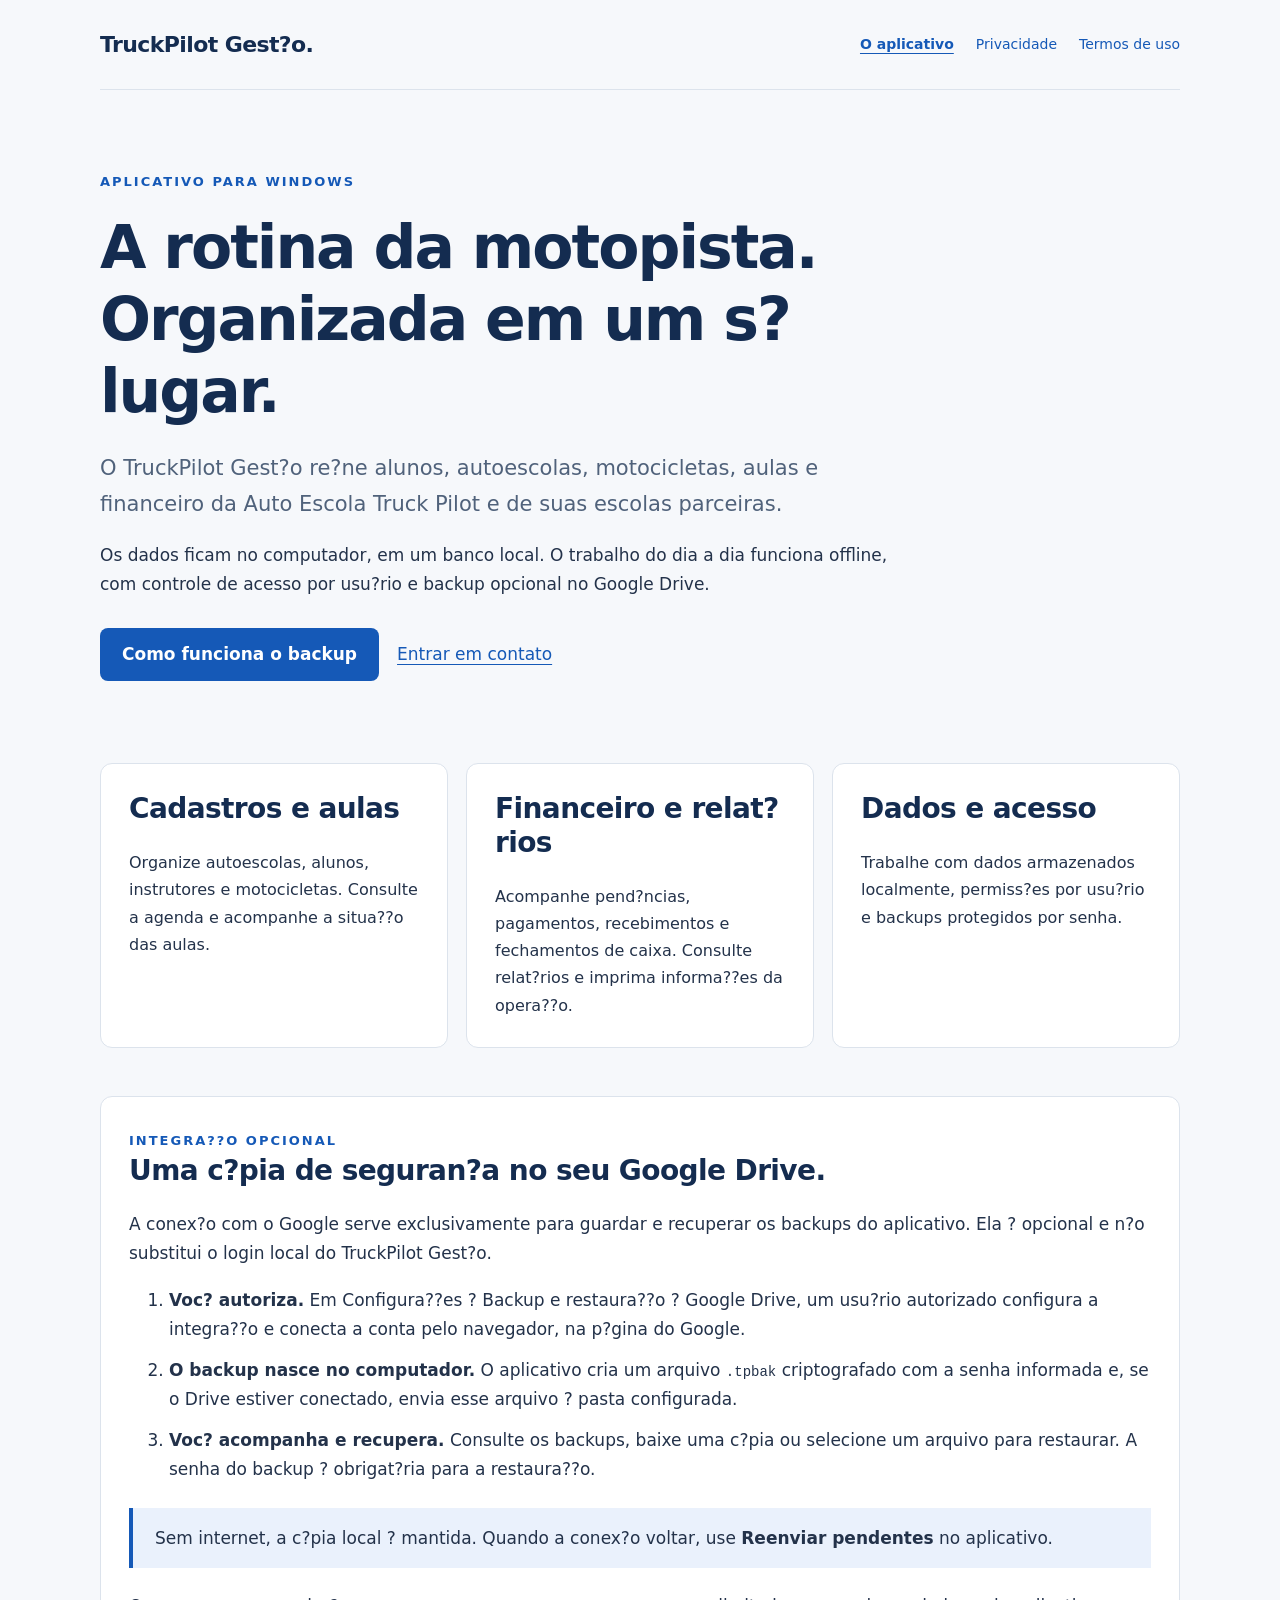
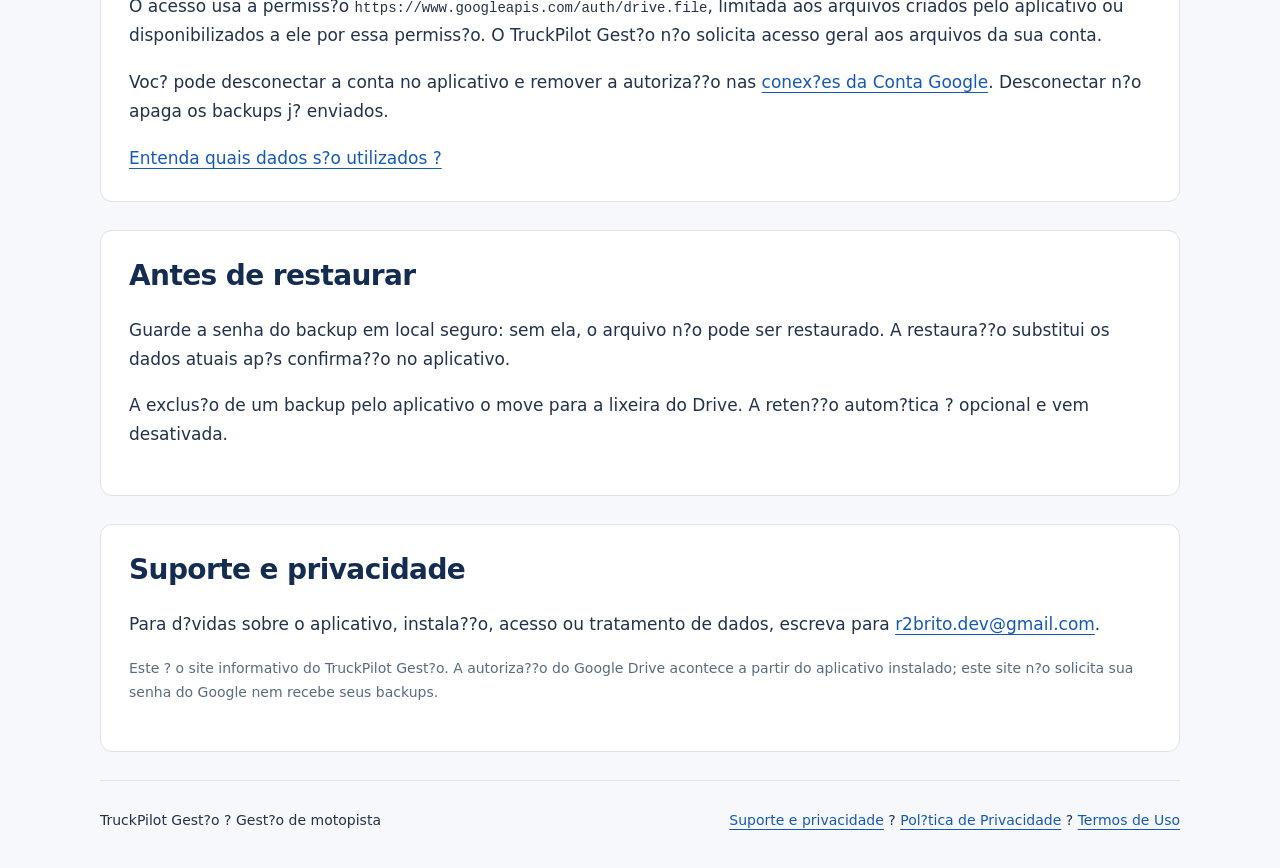
<file: index.html>
<!doctype html>
<html lang="pt-BR">
<head>
<meta charset="utf-8">
<meta name="viewport" content="width=device-width, initial-scale=1">
<meta name="description" content="Conhe?a o TruckPilot Gest?o, aplicativo desktop Windows para gest?o de motopista com dados locais e backup opcional no Google Drive.">
<meta name="theme-color" content="#142c50">
<title>Gest?o da motopista, com backup sob seu controle | TruckPilot Gest?o</title>
<link rel="stylesheet" href="styles.css">
</head>
<body>
<a class="skip" href="#conteudo">Pular para o conte?do</a>
<header><a class="brand" href="index.html">TruckPilot Gest?o<span aria-hidden="true">.</span></a><nav aria-label="Navega??o principal"><a href="index.html" aria-current="page">O aplicativo</a><a href="privacidade.html">Privacidade</a><a href="termos.html">Termos de uso</a></nav></header>
<main id="conteudo">
<section class="hero"><span class="eyebrow">Aplicativo para Windows</span><h1>A rotina da motopista.<br>Organizada em um s? lugar.</h1><p class="lead">O TruckPilot Gest?o re?ne alunos, autoescolas, motocicletas, aulas e financeiro da Auto Escola Truck Pilot e de suas escolas parceiras.</p><p>Os dados ficam no computador, em um banco local. O trabalho do dia a dia funciona offline, com controle de acesso por usu?rio e backup opcional no Google Drive.</p><div class="actions"><a class="button" href="#backup">Como funciona o backup</a><a href="mailto:r2brito.dev@gmail.com">Entrar em contato</a></div></section>
<div class="grid"><section class="card"><h2>Cadastros e aulas</h2><p>Organize autoescolas, alunos, instrutores e motocicletas. Consulte a agenda e acompanhe a situa??o das aulas.</p></section><section class="card"><h2>Financeiro e relat?rios</h2><p>Acompanhe pend?ncias, pagamentos, recebimentos e fechamentos de caixa. Consulte relat?rios e imprima informa??es da opera??o.</p></section><section class="card"><h2>Dados e acesso</h2><p>Trabalhe com dados armazenados localmente, permiss?es por usu?rio e backups protegidos por senha.</p></section></div>
<section class="panel" id="backup"><span class="eyebrow">Integra??o opcional</span><h2>Uma c?pia de seguran?a no seu Google Drive.</h2><p>A conex?o com o Google serve exclusivamente para guardar e recuperar os backups do aplicativo. Ela ? opcional e n?o substitui o login local do TruckPilot Gest?o.</p><ol><li><strong>Voc? autoriza.</strong> Em Configura??es ? Backup e restaura??o ? Google Drive, um usu?rio autorizado configura a integra??o e conecta a conta pelo navegador, na p?gina do Google.</li><li><strong>O backup nasce no computador.</strong> O aplicativo cria um arquivo <code>.tpbak</code> criptografado com a senha informada e, se o Drive estiver conectado, envia esse arquivo ? pasta configurada.</li><li><strong>Voc? acompanha e recupera.</strong> Consulte os backups, baixe uma c?pia ou selecione um arquivo para restaurar. A senha do backup ? obrigat?ria para a restaura??o.</li></ol><div class="note">Sem internet, a c?pia local ? mantida. Quando a conex?o voltar, use <strong>Reenviar pendentes</strong> no aplicativo.</div><p>O acesso usa a permiss?o <code>https://www.googleapis.com/auth/drive.file</code>, limitada aos arquivos criados pelo aplicativo ou disponibilizados a ele por essa permiss?o. O TruckPilot Gest?o n?o solicita acesso geral aos arquivos da sua conta.</p><p>Voc? pode desconectar a conta no aplicativo e remover a autoriza??o nas <a href="https://myaccount.google.com/connections">conex?es da Conta Google</a>. Desconectar n?o apaga os backups j? enviados.</p><a href="privacidade.html">Entenda quais dados s?o utilizados ?</a></section>
<section class="panel"><h2>Antes de restaurar</h2><p>Guarde a senha do backup em local seguro: sem ela, o arquivo n?o pode ser restaurado. A restaura??o substitui os dados atuais ap?s confirma??o no aplicativo.</p><p>A exclus?o de um backup pelo aplicativo o move para a lixeira do Drive. A reten??o autom?tica ? opcional e vem desativada.</p></section>
<section class="panel" id="contato"><h2>Suporte e privacidade</h2><p>Para d?vidas sobre o aplicativo, instala??o, acesso ou tratamento de dados, escreva para <a href="mailto:r2brito.dev@gmail.com">r2brito.dev@gmail.com</a>.</p><p class="muted">Este ? o site informativo do TruckPilot Gest?o. A autoriza??o do Google Drive acontece a partir do aplicativo instalado; este site n?o solicita sua senha do Google nem recebe seus backups.</p></section>
</main>
<footer><span>TruckPilot Gest?o ? Gest?o de motopista</span><span><a href="mailto:r2brito.dev@gmail.com">Suporte e privacidade</a> ? <a href="privacidade.html">Pol?tica de Privacidade</a> ? <a href="termos.html">Termos de Uso</a></span></footer>
</body>
</html>
</file>
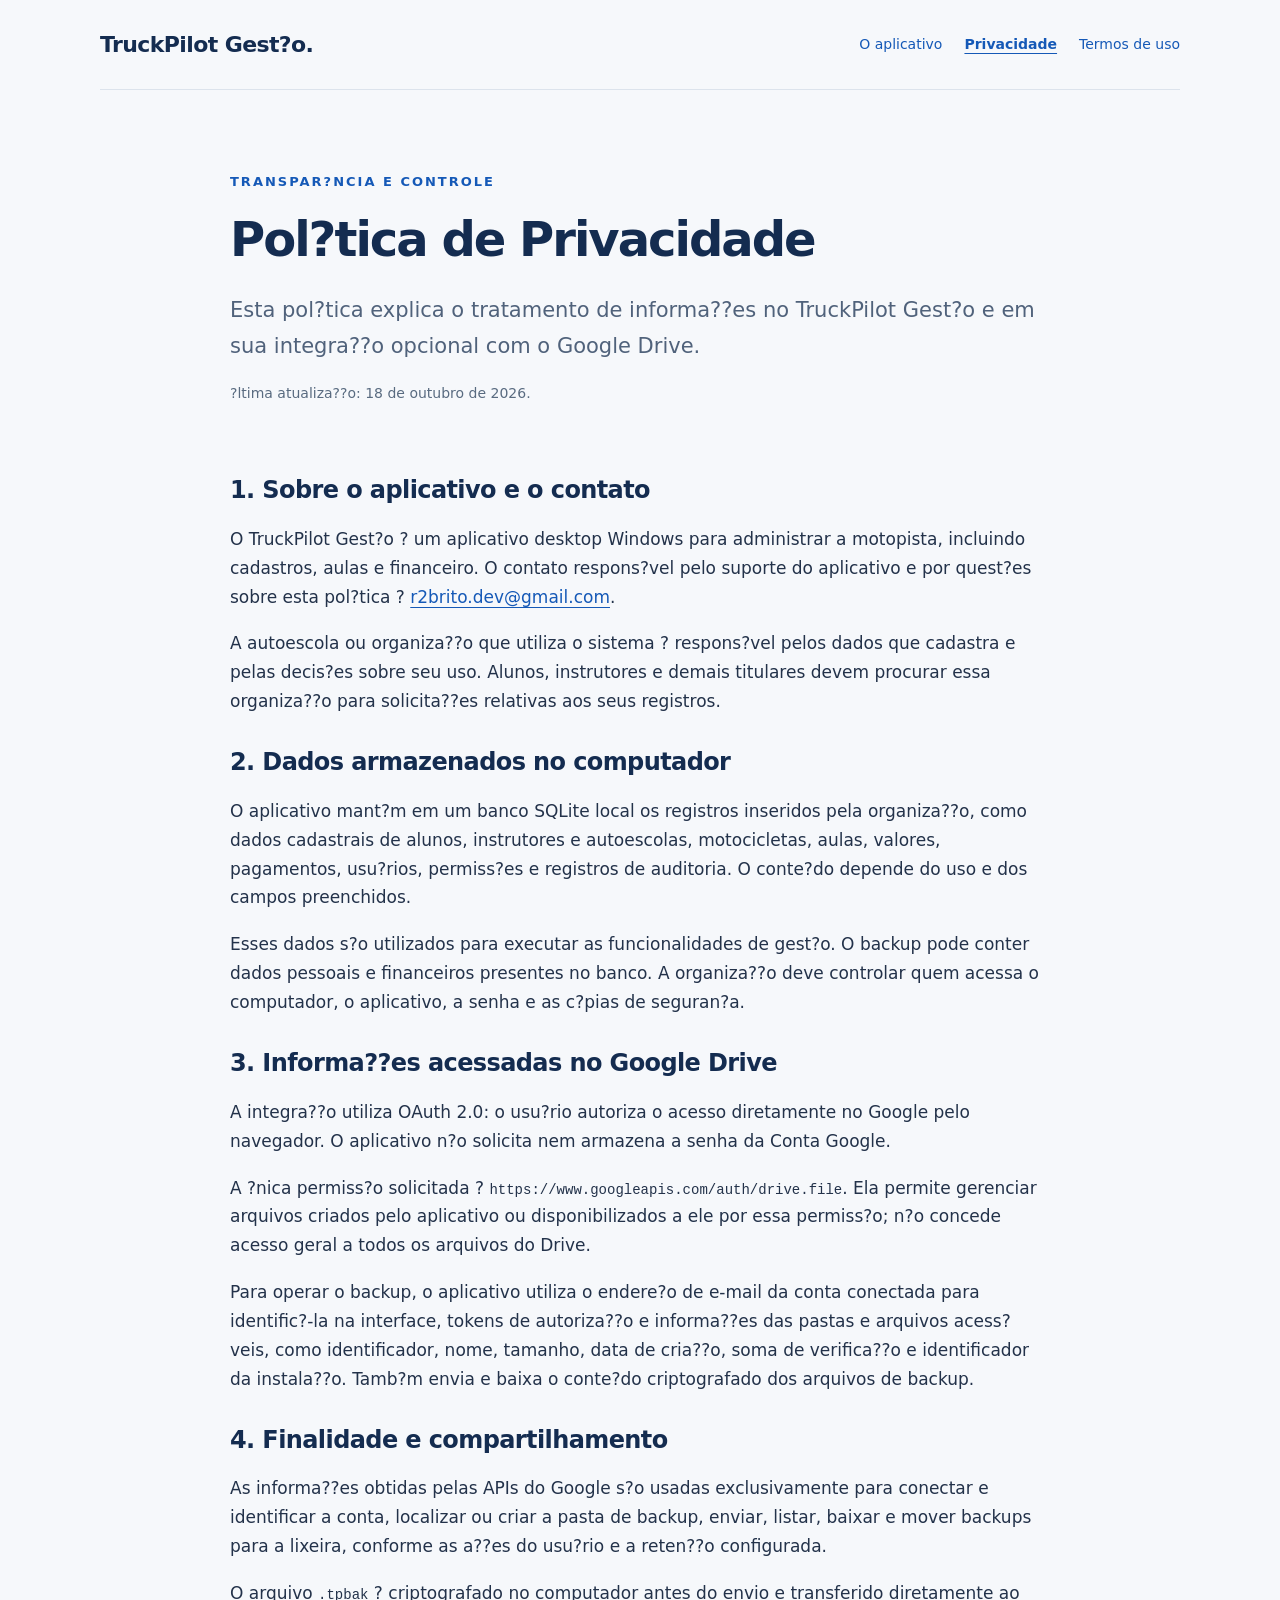
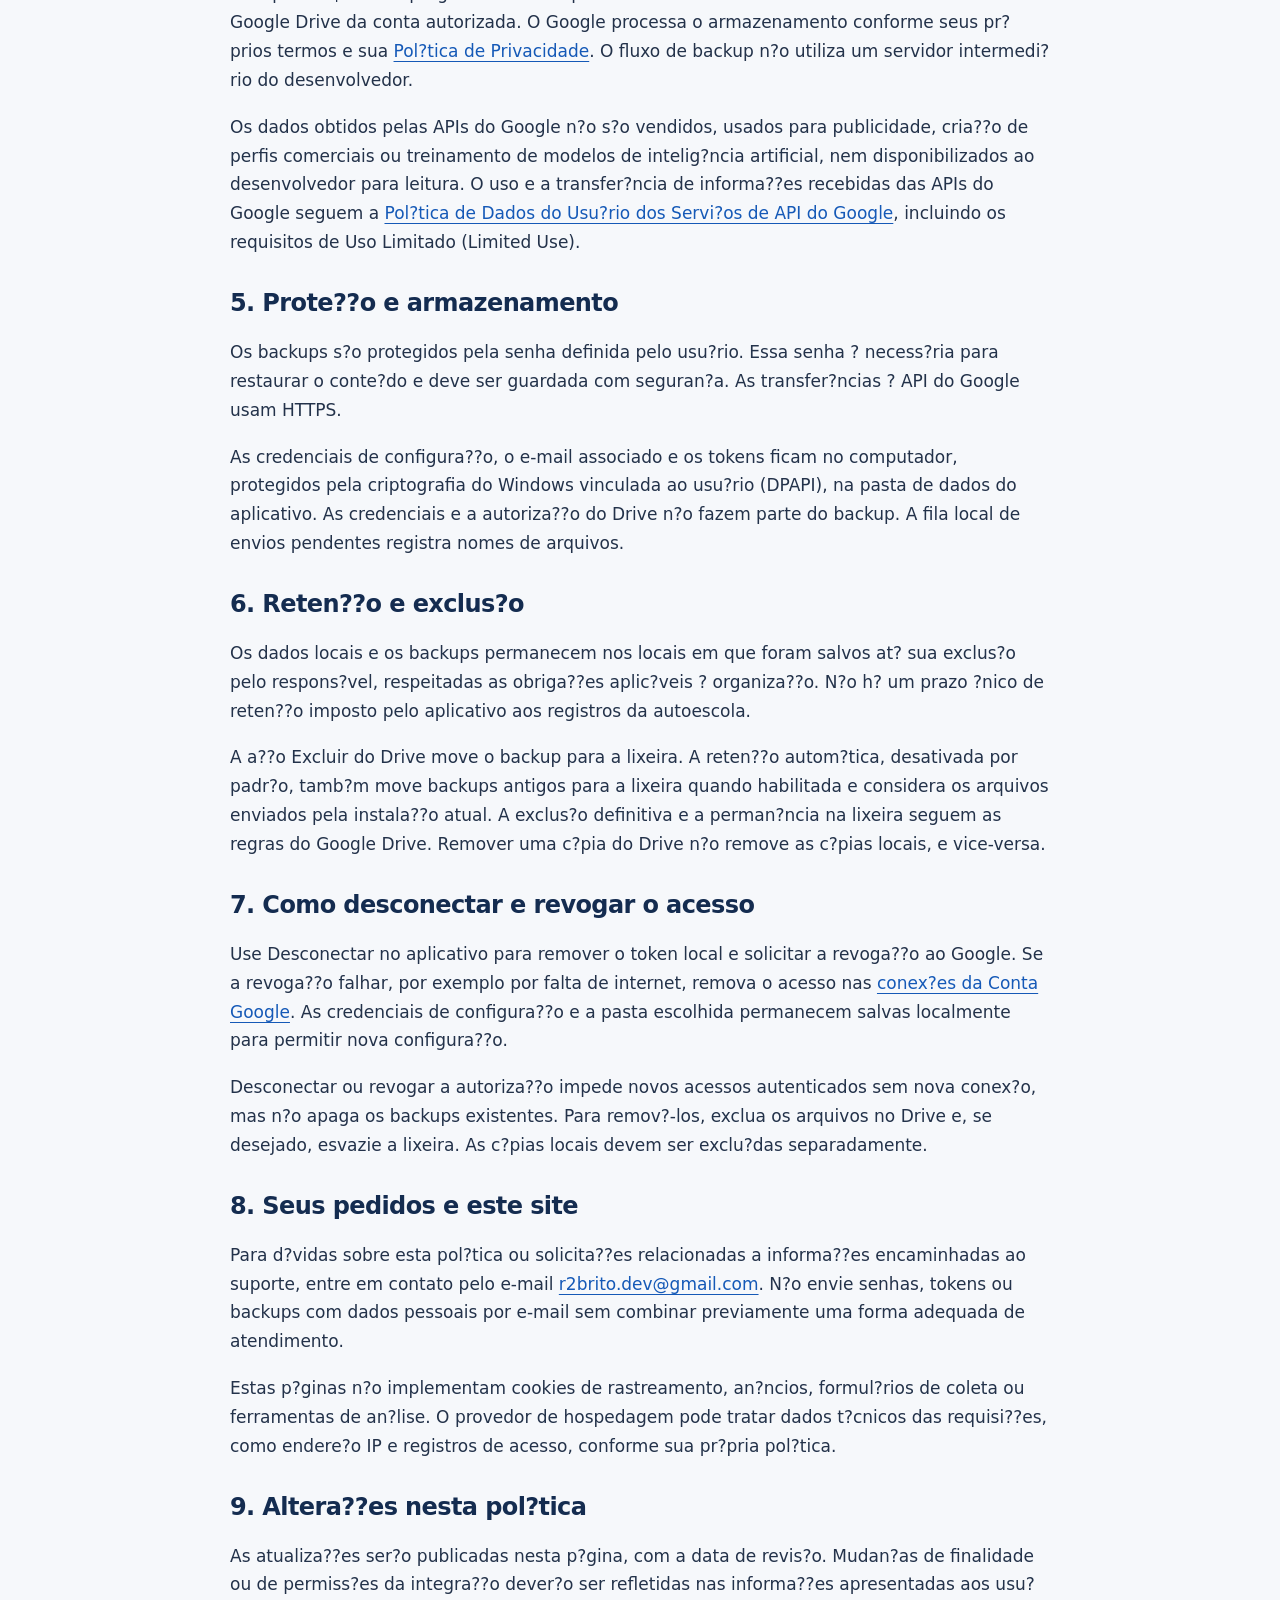
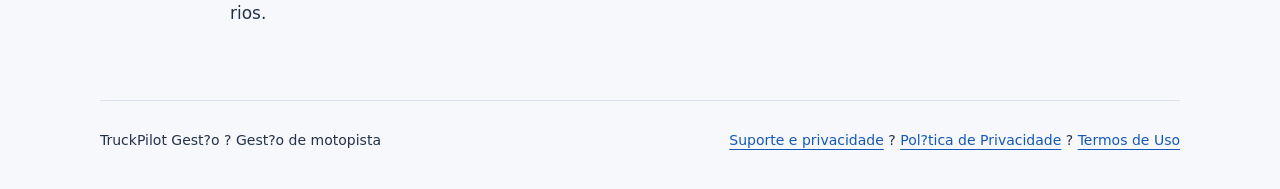
<file: privacidade.html>
<!doctype html>
<html lang="pt-BR">
<head>
<meta charset="utf-8">
<meta name="viewport" content="width=device-width, initial-scale=1">
<meta name="description" content="Como o TruckPilot Gest?o utiliza dados locais, a autoriza??o do Google e os backups opcionais armazenados no Google Drive.">
<meta name="theme-color" content="#142c50">
<title>Pol?tica de Privacidade | TruckPilot Gest?o</title>
<link rel="stylesheet" href="styles.css">
</head>
<body>
<a class="skip" href="#conteudo">Pular para o conte?do</a>
<header><a class="brand" href="index.html">TruckPilot Gest?o<span aria-hidden="true">.</span></a><nav aria-label="Navega??o principal"><a href="index.html">O aplicativo</a><a href="privacidade.html" aria-current="page">Privacidade</a><a href="termos.html">Termos de uso</a></nav></header>
<main id="conteudo" class="document">
<div class="hero"><span class="eyebrow">Transpar?ncia e controle</span><h1>Pol?tica de Privacidade</h1><p class="lead">Esta pol?tica explica o tratamento de informa??es no TruckPilot Gest?o e em sua integra??o opcional com o Google Drive.</p><p class="muted">?ltima atualiza??o: 18 de outubro de 2026.</p></div>
<section><h2>1. Sobre o aplicativo e o contato</h2><p>O TruckPilot Gest?o ? um aplicativo desktop Windows para administrar a motopista, incluindo cadastros, aulas e financeiro. O contato respons?vel pelo suporte do aplicativo e por quest?es sobre esta pol?tica ? <a href="mailto:r2brito.dev@gmail.com">r2brito.dev@gmail.com</a>.</p><p>A autoescola ou organiza??o que utiliza o sistema ? respons?vel pelos dados que cadastra e pelas decis?es sobre seu uso. Alunos, instrutores e demais titulares devem procurar essa organiza??o para solicita??es relativas aos seus registros.</p></section>
<section><h2>2. Dados armazenados no computador</h2><p>O aplicativo mant?m em um banco SQLite local os registros inseridos pela organiza??o, como dados cadastrais de alunos, instrutores e autoescolas, motocicletas, aulas, valores, pagamentos, usu?rios, permiss?es e registros de auditoria. O conte?do depende do uso e dos campos preenchidos.</p><p>Esses dados s?o utilizados para executar as funcionalidades de gest?o. O backup pode conter dados pessoais e financeiros presentes no banco. A organiza??o deve controlar quem acessa o computador, o aplicativo, a senha e as c?pias de seguran?a.</p></section>
<section><h2>3. Informa??es acessadas no Google Drive</h2><p>A integra??o utiliza OAuth 2.0: o usu?rio autoriza o acesso diretamente no Google pelo navegador. O aplicativo n?o solicita nem armazena a senha da Conta Google.</p><p>A ?nica permiss?o solicitada ? <code>https://www.googleapis.com/auth/drive.file</code>. Ela permite gerenciar arquivos criados pelo aplicativo ou disponibilizados a ele por essa permiss?o; n?o concede acesso geral a todos os arquivos do Drive.</p><p>Para operar o backup, o aplicativo utiliza o endere?o de e-mail da conta conectada para identific?-la na interface, tokens de autoriza??o e informa??es das pastas e arquivos acess?veis, como identificador, nome, tamanho, data de cria??o, soma de verifica??o e identificador da instala??o. Tamb?m envia e baixa o conte?do criptografado dos arquivos de backup.</p></section>
<section><h2>4. Finalidade e compartilhamento</h2><p>As informa??es obtidas pelas APIs do Google s?o usadas exclusivamente para conectar e identificar a conta, localizar ou criar a pasta de backup, enviar, listar, baixar e mover backups para a lixeira, conforme as a??es do usu?rio e a reten??o configurada.</p><p>O arquivo <code>.tpbak</code> ? criptografado no computador antes do envio e transferido diretamente ao Google Drive da conta autorizada. O Google processa o armazenamento conforme seus pr?prios termos e sua <a href="https://policies.google.com/privacy">Pol?tica de Privacidade</a>. O fluxo de backup n?o utiliza um servidor intermedi?rio do desenvolvedor.</p><p>Os dados obtidos pelas APIs do Google n?o s?o vendidos, usados para publicidade, cria??o de perfis comerciais ou treinamento de modelos de intelig?ncia artificial, nem disponibilizados ao desenvolvedor para leitura. O uso e a transfer?ncia de informa??es recebidas das APIs do Google seguem a <a href="https://developers.google.com/terms/api-services-user-data-policy">Pol?tica de Dados do Usu?rio dos Servi?os de API do Google</a>, incluindo os requisitos de Uso Limitado (Limited Use).</p></section>
<section><h2>5. Prote??o e armazenamento</h2><p>Os backups s?o protegidos pela senha definida pelo usu?rio. Essa senha ? necess?ria para restaurar o conte?do e deve ser guardada com seguran?a. As transfer?ncias ? API do Google usam HTTPS.</p><p>As credenciais de configura??o, o e-mail associado e os tokens ficam no computador, protegidos pela criptografia do Windows vinculada ao usu?rio (DPAPI), na pasta de dados do aplicativo. As credenciais e a autoriza??o do Drive n?o fazem parte do backup. A fila local de envios pendentes registra nomes de arquivos.</p></section>
<section><h2>6. Reten??o e exclus?o</h2><p>Os dados locais e os backups permanecem nos locais em que foram salvos at? sua exclus?o pelo respons?vel, respeitadas as obriga??es aplic?veis ? organiza??o. N?o h? um prazo ?nico de reten??o imposto pelo aplicativo aos registros da autoescola.</p><p>A a??o Excluir do Drive move o backup para a lixeira. A reten??o autom?tica, desativada por padr?o, tamb?m move backups antigos para a lixeira quando habilitada e considera os arquivos enviados pela instala??o atual. A exclus?o definitiva e a perman?ncia na lixeira seguem as regras do Google Drive. Remover uma c?pia do Drive n?o remove as c?pias locais, e vice-versa.</p></section>
<section><h2>7. Como desconectar e revogar o acesso</h2><p>Use Desconectar no aplicativo para remover o token local e solicitar a revoga??o ao Google. Se a revoga??o falhar, por exemplo por falta de internet, remova o acesso nas <a href="https://myaccount.google.com/connections">conex?es da Conta Google</a>. As credenciais de configura??o e a pasta escolhida permanecem salvas localmente para permitir nova configura??o.</p><p>Desconectar ou revogar a autoriza??o impede novos acessos autenticados sem nova conex?o, mas n?o apaga os backups existentes. Para remov?-los, exclua os arquivos no Drive e, se desejado, esvazie a lixeira. As c?pias locais devem ser exclu?das separadamente.</p></section>
<section><h2>8. Seus pedidos e este site</h2><p>Para d?vidas sobre esta pol?tica ou solicita??es relacionadas a informa??es encaminhadas ao suporte, entre em contato pelo e-mail <a href="mailto:r2brito.dev@gmail.com">r2brito.dev@gmail.com</a>. N?o envie senhas, tokens ou backups com dados pessoais por e-mail sem combinar previamente uma forma adequada de atendimento.</p><p>Estas p?ginas n?o implementam cookies de rastreamento, an?ncios, formul?rios de coleta ou ferramentas de an?lise. O provedor de hospedagem pode tratar dados t?cnicos das requisi??es, como endere?o IP e registros de acesso, conforme sua pr?pria pol?tica.</p></section>
<section><h2>9. Altera??es nesta pol?tica</h2><p>As atualiza??es ser?o publicadas nesta p?gina, com a data de revis?o. Mudan?as de finalidade ou de permiss?es da integra??o dever?o ser refletidas nas informa??es apresentadas aos usu?rios.</p></section>
</main>
<footer><span>TruckPilot Gest?o ? Gest?o de motopista</span><span><a href="mailto:r2brito.dev@gmail.com">Suporte e privacidade</a> ? <a href="privacidade.html">Pol?tica de Privacidade</a> ? <a href="termos.html">Termos de Uso</a></span></footer>
</body>
</html>
</file>
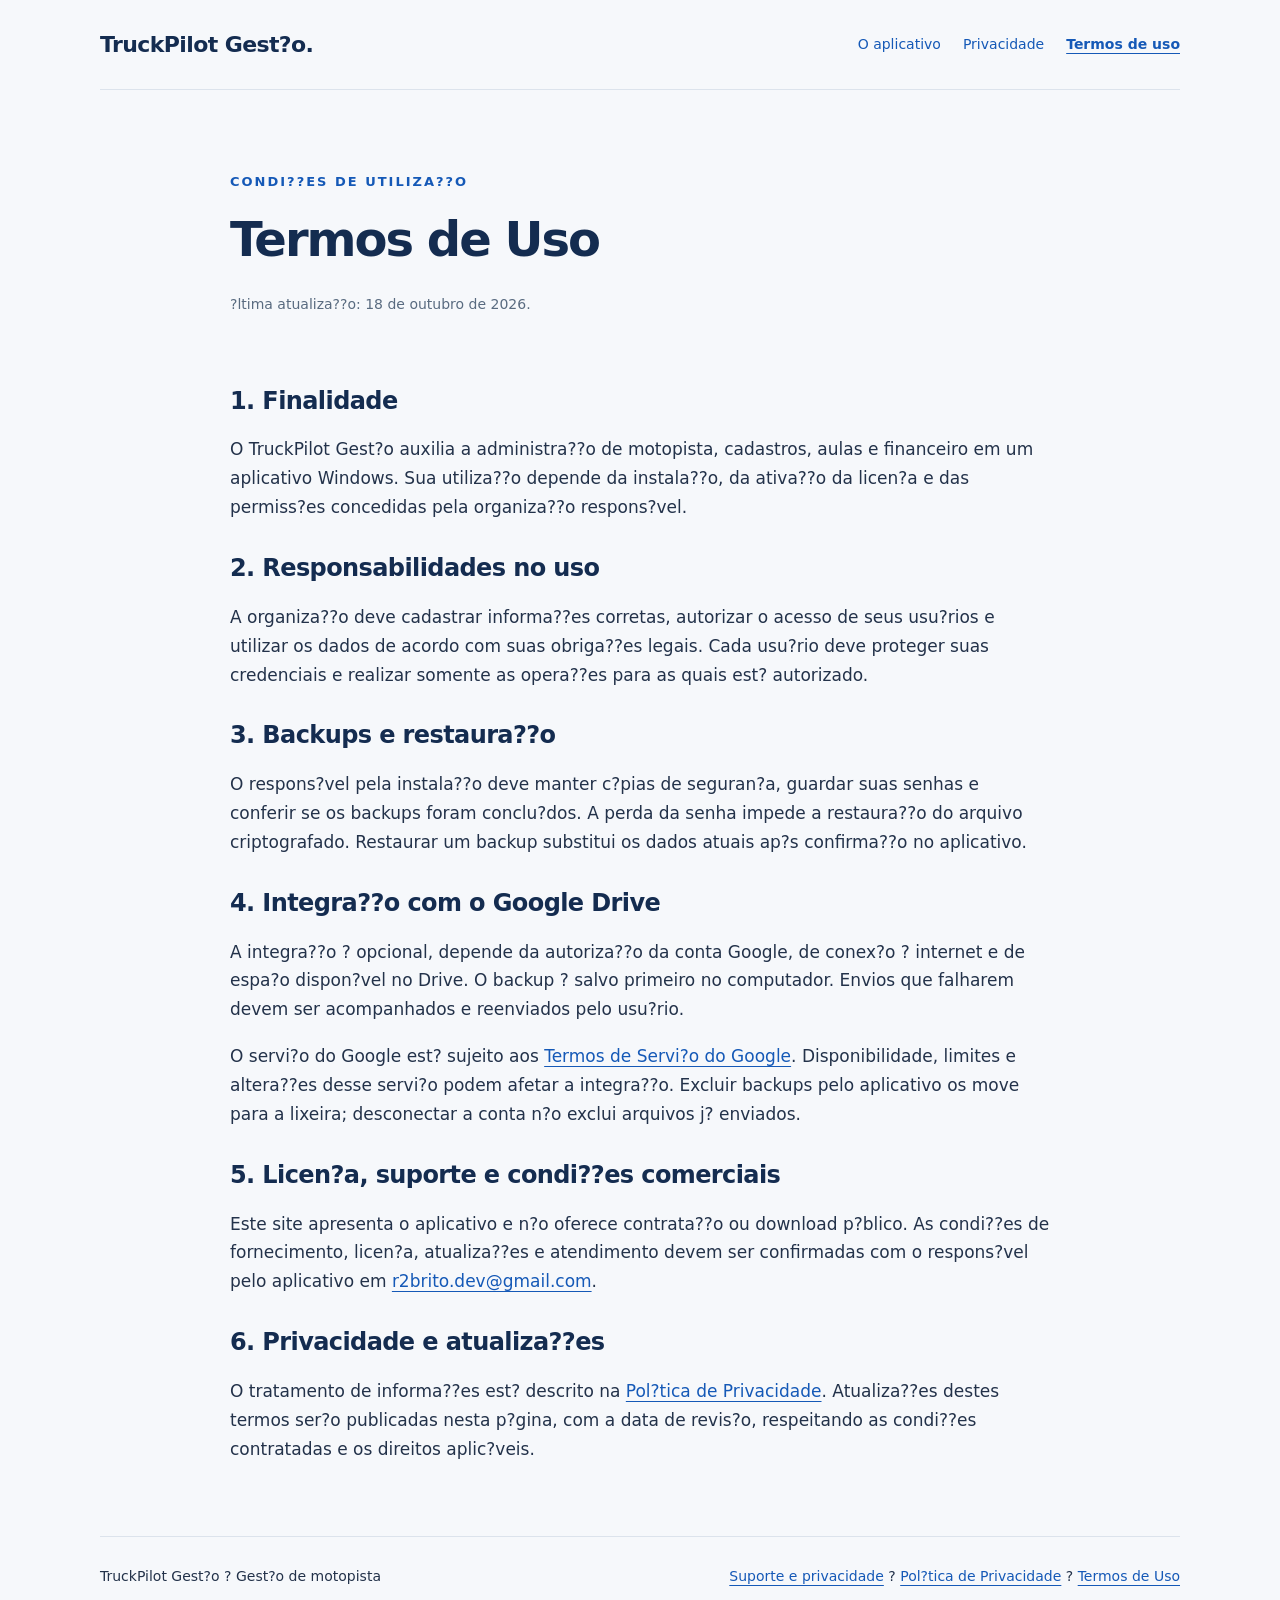
<file: termos.html>
<!doctype html>
<html lang="pt-BR">
<head>
<meta charset="utf-8">
<meta name="viewport" content="width=device-width, initial-scale=1">
<meta name="description" content="Condi??es de utiliza??o do TruckPilot Gest?o e da integra??o opcional de backup com o Google Drive.">
<meta name="theme-color" content="#142c50">
<title>Termos de Uso | TruckPilot Gest?o</title>
<link rel="stylesheet" href="styles.css">
</head>
<body>
<a class="skip" href="#conteudo">Pular para o conte?do</a>
<header><a class="brand" href="index.html">TruckPilot Gest?o<span aria-hidden="true">.</span></a><nav aria-label="Navega??o principal"><a href="index.html">O aplicativo</a><a href="privacidade.html">Privacidade</a><a href="termos.html" aria-current="page">Termos de uso</a></nav></header>
<main id="conteudo" class="document"><div class="hero"><span class="eyebrow">Condi??es de utiliza??o</span><h1>Termos de Uso</h1><p class="muted">?ltima atualiza??o: 18 de outubro de 2026.</p></div>
<section><h2>1. Finalidade</h2><p>O TruckPilot Gest?o auxilia a administra??o de motopista, cadastros, aulas e financeiro em um aplicativo Windows. Sua utiliza??o depende da instala??o, da ativa??o da licen?a e das permiss?es concedidas pela organiza??o respons?vel.</p></section>
<section><h2>2. Responsabilidades no uso</h2><p>A organiza??o deve cadastrar informa??es corretas, autorizar o acesso de seus usu?rios e utilizar os dados de acordo com suas obriga??es legais. Cada usu?rio deve proteger suas credenciais e realizar somente as opera??es para as quais est? autorizado.</p></section>
<section><h2>3. Backups e restaura??o</h2><p>O respons?vel pela instala??o deve manter c?pias de seguran?a, guardar suas senhas e conferir se os backups foram conclu?dos. A perda da senha impede a restaura??o do arquivo criptografado. Restaurar um backup substitui os dados atuais ap?s confirma??o no aplicativo.</p></section>
<section><h2>4. Integra??o com o Google Drive</h2><p>A integra??o ? opcional, depende da autoriza??o da conta Google, de conex?o ? internet e de espa?o dispon?vel no Drive. O backup ? salvo primeiro no computador. Envios que falharem devem ser acompanhados e reenviados pelo usu?rio.</p><p>O servi?o do Google est? sujeito aos <a href="https://policies.google.com/terms">Termos de Servi?o do Google</a>. Disponibilidade, limites e altera??es desse servi?o podem afetar a integra??o. Excluir backups pelo aplicativo os move para a lixeira; desconectar a conta n?o exclui arquivos j? enviados.</p></section>
<section><h2>5. Licen?a, suporte e condi??es comerciais</h2><p>Este site apresenta o aplicativo e n?o oferece contrata??o ou download p?blico. As condi??es de fornecimento, licen?a, atualiza??es e atendimento devem ser confirmadas com o respons?vel pelo aplicativo em <a href="mailto:r2brito.dev@gmail.com">r2brito.dev@gmail.com</a>.</p></section>
<section><h2>6. Privacidade e atualiza??es</h2><p>O tratamento de informa??es est? descrito na <a href="privacidade.html">Pol?tica de Privacidade</a>. Atualiza??es destes termos ser?o publicadas nesta p?gina, com a data de revis?o, respeitando as condi??es contratadas e os direitos aplic?veis.</p></section></main>
<footer><span>TruckPilot Gest?o ? Gest?o de motopista</span><span><a href="mailto:r2brito.dev@gmail.com">Suporte e privacidade</a> ? <a href="privacidade.html">Pol?tica de Privacidade</a> ? <a href="termos.html">Termos de Uso</a></span></footer>
</body>
</html>
</file>
<file: styles.css>
*{box-sizing:border-box}html{scroll-behavior:smooth}body{margin:0;background:#f6f8fb;color:#23324a;font:17px/1.7 system-ui,-apple-system,"Segoe UI",sans-serif}a{color:#1559b7;text-underline-offset:4px}a:hover{color:#103d7b}header,main,footer{width:min(1080px,calc(100% - 40px));margin:auto}header{display:flex;align-items:center;justify-content:space-between;gap:24px;padding:26px 0;border-bottom:1px solid #dce3ec}.brand{font-weight:800;color:#142c50;text-decoration:none;letter-spacing:-.6px;font-size:22px}nav{display:flex;gap:22px;flex-wrap:wrap}nav a{font-size:14px;text-decoration:none}nav a[aria-current=page]{font-weight:750;text-decoration:underline}.hero{padding:76px 0 52px;max-width:820px}.eyebrow{color:#1559b7;font-size:13px;font-weight:750;letter-spacing:2px;text-transform:uppercase}h1,h2,h3{line-height:1.2;color:#142c50}h1{font-size:clamp(34px,6vw,60px);letter-spacing:-2px;margin:16px 0 24px}h2{font-size:28px;letter-spacing:-.6px;margin-top:0}h3{font-size:19px}p{margin:0 0 18px}.lead{font-size:21px;color:#50627b}.actions{display:flex;gap:18px;align-items:center;flex-wrap:wrap;margin:30px 0}.button{display:inline-block;background:#1559b7;color:white;padding:12px 22px;border-radius:8px;text-decoration:none;font-weight:650}.button:hover{background:#103d7b;color:white}.grid{display:grid;grid-template-columns:repeat(3,1fr);gap:18px;margin-bottom:48px}.card,.panel{background:white;border:1px solid #dce3ec;border-radius:12px;padding:28px}.card p{font-size:16px;margin:0}.panel{margin:0 0 28px}.panel li+li{margin-top:12px}.note{border-left:4px solid #1559b7;padding:16px 22px;background:#eaf1fc;margin:24px 0}.document{max-width:820px;padding-bottom:40px}.document .hero{padding-bottom:20px}.document h1{font-size:clamp(32px,5vw,48px)}.document section{margin:32px 0}.document h2{font-size:24px}code{overflow-wrap:anywhere;font-size:14px}.muted{font-size:14px;color:#596b80}footer{padding:28px 0 36px;border-top:1px solid #dce3ec;font-size:14px;display:flex;justify-content:space-between;gap:18px;flex-wrap:wrap}.skip{position:absolute;left:20px;top:-100px;background:white;padding:12px;z-index:5}.skip:focus{top:10px}:focus-visible{outline:3px solid #d28210;outline-offset:5px}@media(max-width:720px){header{align-items:flex-start;flex-direction:column;gap:12px}.hero{padding-top:44px}.grid{grid-template-columns:1fr}.panel,.card{padding:22px}nav{gap:16px}h1{letter-spacing:-1px}}@media(prefers-reduced-motion:reduce){html{scroll-behavior:auto}}
</file>
